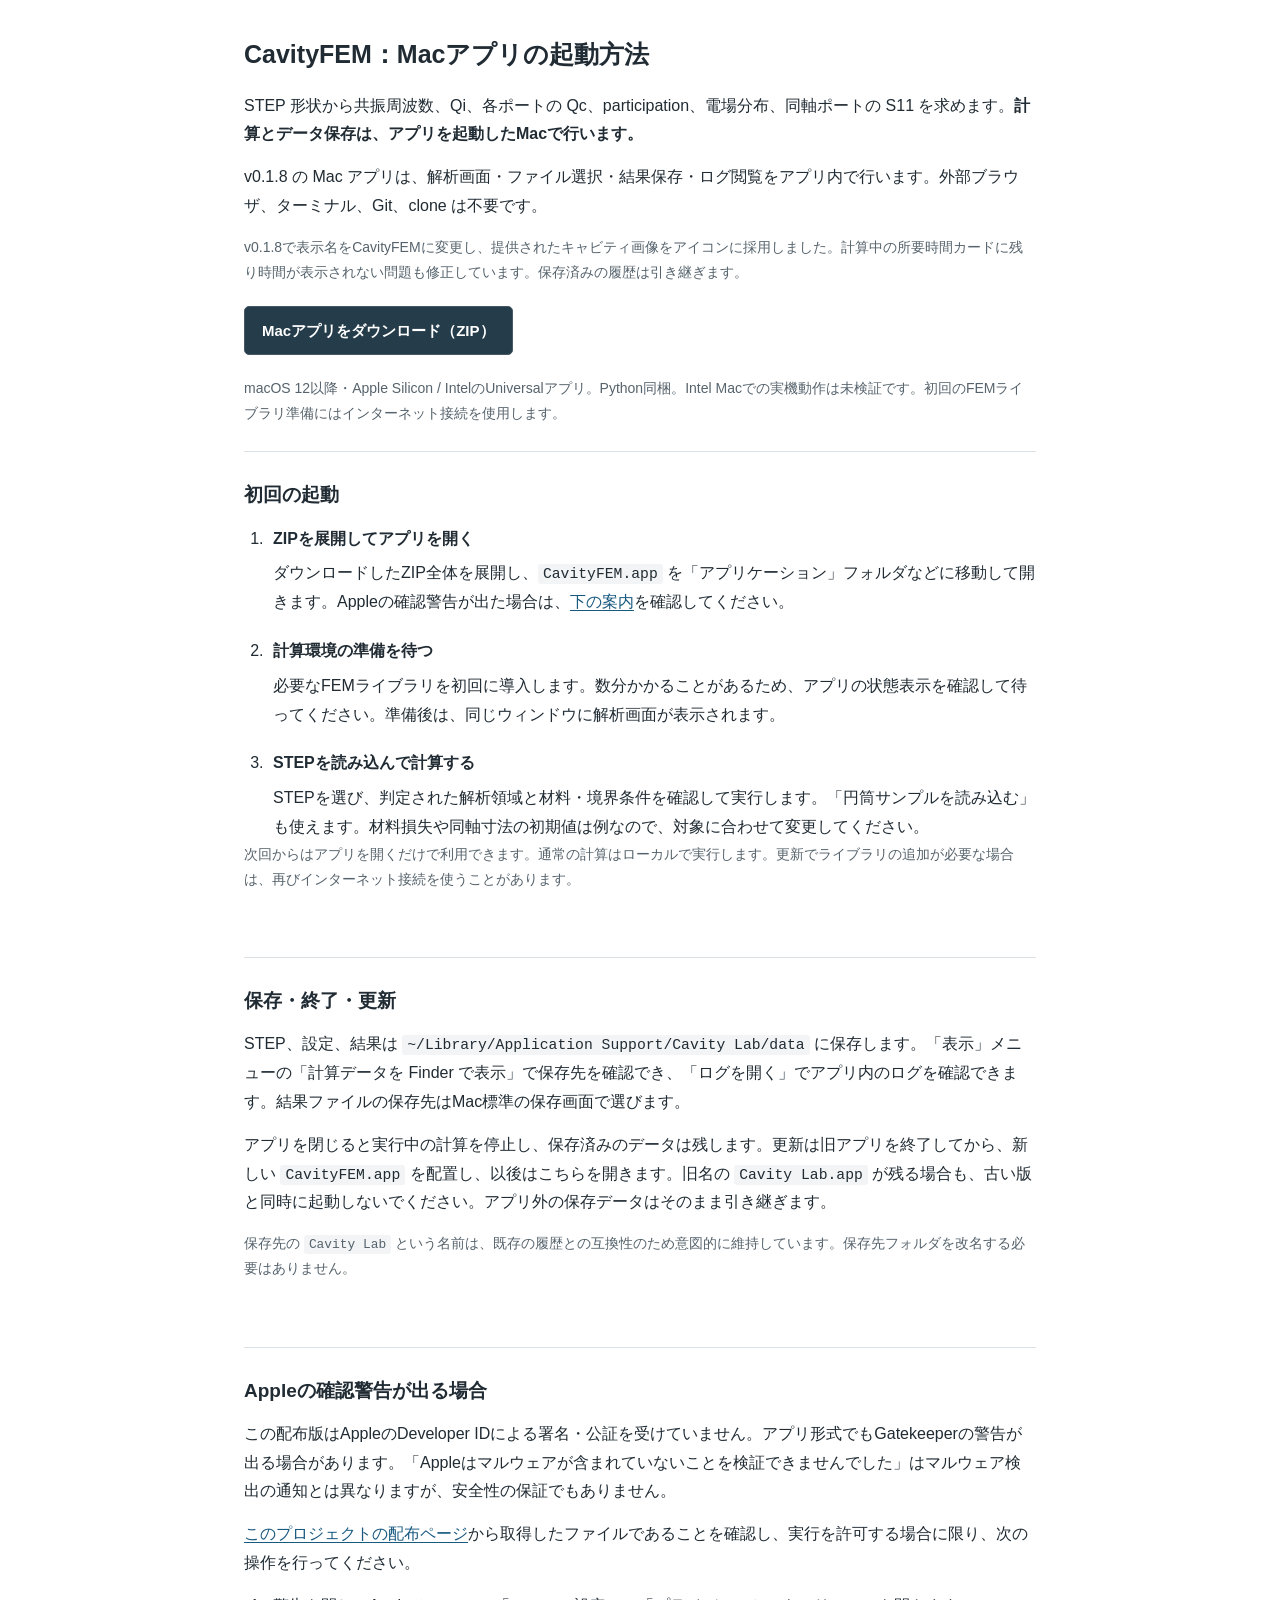
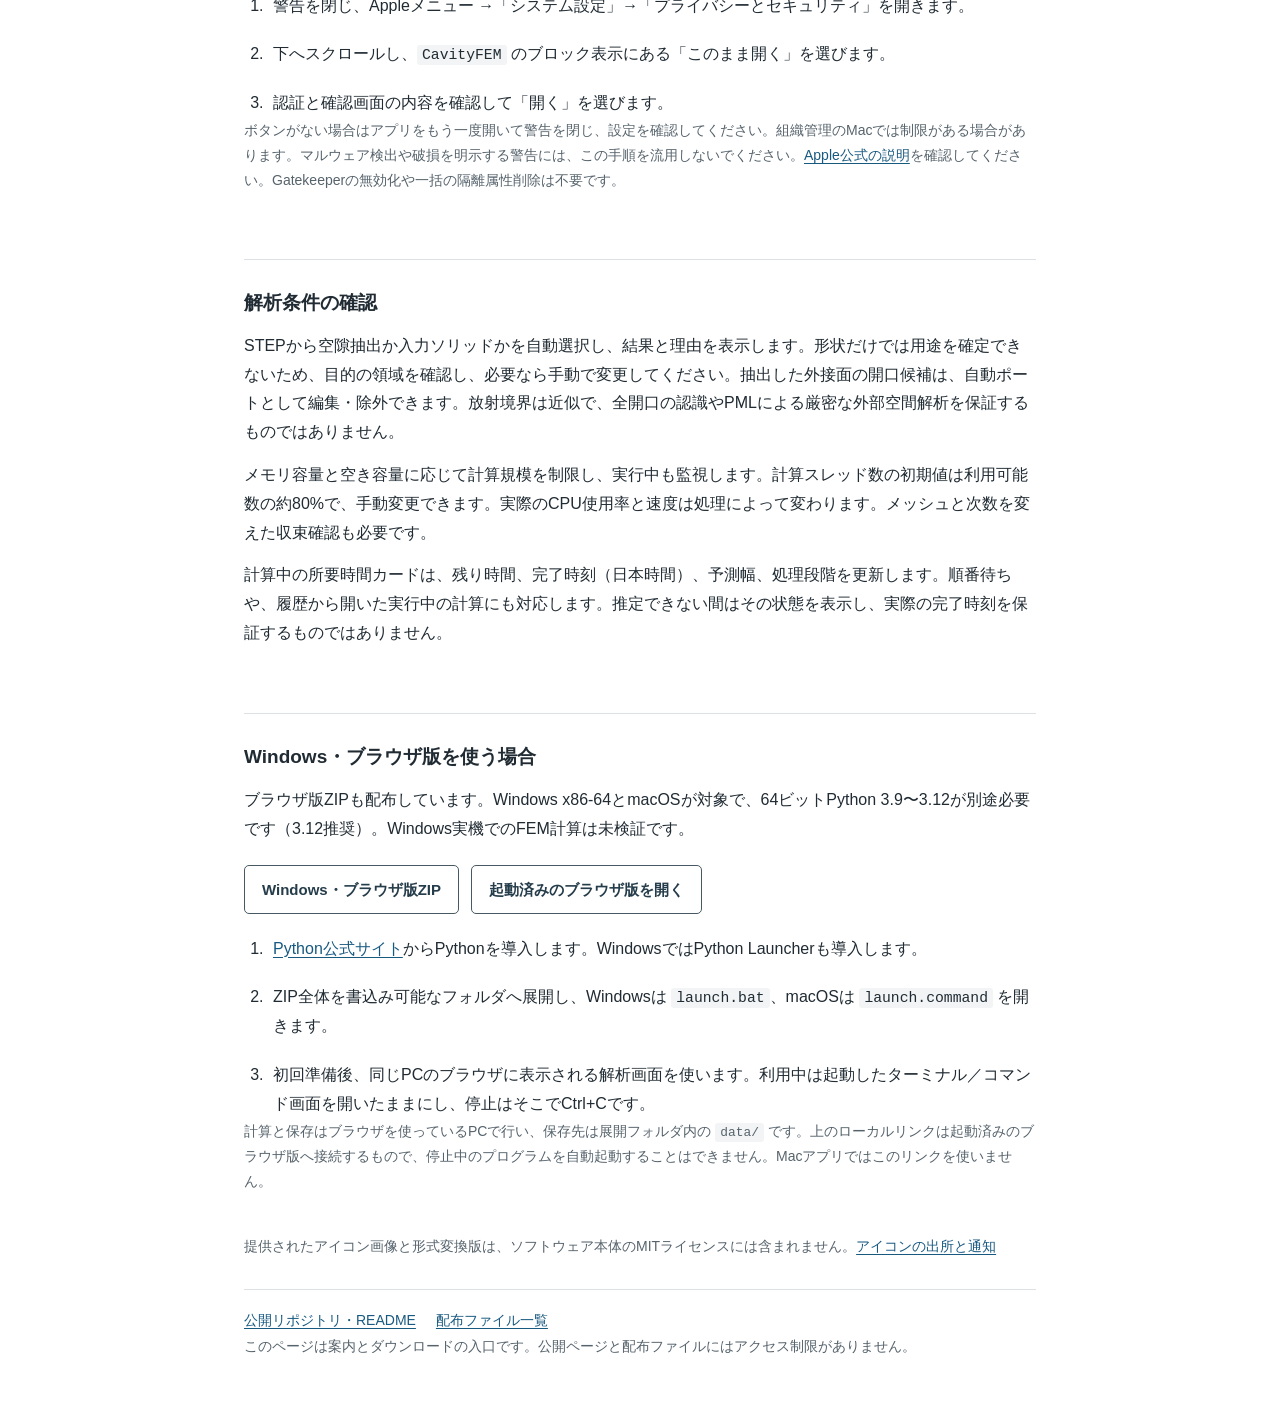
<file: docs/index.html>
<!doctype html>
<html lang="ja">
<head>
  <meta charset="utf-8">
  <meta name="viewport" content="width=device-width,initial-scale=1">
  <meta name="robots" content="noindex,nofollow">
  <meta name="referrer" content="no-referrer">
  <title>CavityFEM：Macアプリの起動方法</title>
  <style>
    :root{font-family:-apple-system,BlinkMacSystemFont,"Segoe UI",sans-serif;color:#202b33;background:#fff;line-height:1.8;font-size:16px}
    *{box-sizing:border-box}body{margin:0}main{max-width:840px;margin:0 auto;padding:36px 24px 48px}h1{font-size:25px;line-height:1.5;margin:0 0 18px;font-weight:650}h2{font-size:19px;margin:0 0 12px;font-weight:600}h3{font-size:16px;margin:0 0 6px;font-weight:600}p{margin:0 0 14px}a{color:#185980;text-underline-offset:3px}a:focus-visible{outline:3px solid #90c5df;outline-offset:4px}section{padding:26px 0;border-top:1px solid #dbe1e5;margin-top:25px}.actions{display:flex;flex-wrap:wrap;gap:12px;margin:21px 0}.button{display:inline-block;border:1px solid #465965;border-radius:5px;padding:10px 17px;text-decoration:none;font-weight:600;font-size:15px;color:#253c4a}.button.primary{background:#253c4a;color:#fff}.note{font-size:14px;color:#56636c}ol{padding-left:24px;margin:0}li{padding-left:5px;margin:0 0 20px}li:last-child{margin-bottom:0}li p{margin:0}.launcher-list{display:grid;grid-template-columns:100px 1fr;gap:7px 12px;margin:11px 0}.launcher-list dt{font-weight:600}.launcher-list dd{margin:0}code{font-family:ui-monospace,SFMono-Regular,Consolas,monospace;font-size:.92em;background:#f2f4f5;padding:2px 5px;border-radius:3px}.local-address,code{overflow-wrap:anywhere}footer{margin-top:30px;padding-top:18px;border-top:1px solid #dbe1e5;font-size:14px}footer a{margin-right:20px}@media(max-width:520px){main{padding:25px 19px 35px}h1{font-size:22px}.actions{flex-direction:column;align-items:stretch}.button{text-align:center}.launcher-list{grid-template-columns:80px 1fr}}
  </style>
</head>
<body>
<main>
  <h1>CavityFEM：Macアプリの起動方法</h1>
  <p>STEP 形状から共振周波数、Qi、各ポートの Qc、participation、電場分布、同軸ポートの S11 を求めます。<strong>計算とデータ保存は、アプリを起動したMacで行います。</strong></p>
  <p>v0.1.8 の Mac アプリは、解析画面・ファイル選択・結果保存・ログ閲覧をアプリ内で行います。外部ブラウザ、ターミナル、Git、clone は不要です。</p>
  <p class="note">v0.1.8で表示名をCavityFEMに変更し、提供されたキャビティ画像をアイコンに採用しました。計算中の所要時間カードに残り時間が表示されない問題も修正しています。保存済みの履歴は引き継ぎます。</p>
  <div class="actions">
    <a class="button primary" href="https://github.com/qupqubit/cavity-lab-public/releases/latest/download/CavityFEM-macOS.zip" rel="noreferrer">Macアプリをダウンロード（ZIP）</a>
  </div>
  <p class="note">macOS 12以降・Apple Silicon / IntelのUniversalアプリ。Python同梱。Intel Macでの実機動作は未検証です。初回のFEMライブラリ準備にはインターネット接続を使用します。</p>
  <section aria-labelledby="first-title">
    <h2 id="first-title">初回の起動</h2>
    <ol>
      <li><h3>ZIPを展開してアプリを開く</h3><p>ダウンロードしたZIP全体を展開し、<code>CavityFEM.app</code> を「アプリケーション」フォルダなどに移動して開きます。Appleの確認警告が出た場合は、<a href="#mac-warning">下の案内</a>を確認してください。</p></li>
      <li><h3>計算環境の準備を待つ</h3><p>必要なFEMライブラリを初回に導入します。数分かかることがあるため、アプリの状態表示を確認して待ってください。準備後は、同じウィンドウに解析画面が表示されます。</p></li>
      <li><h3>STEPを読み込んで計算する</h3><p>STEPを選び、判定された解析領域と材料・境界条件を確認して実行します。「円筒サンプルを読み込む」も使えます。材料損失や同軸寸法の初期値は例なので、対象に合わせて変更してください。</p></li>
    </ol>
    <p class="note">次回からはアプリを開くだけで利用できます。通常の計算はローカルで実行します。更新でライブラリの追加が必要な場合は、再びインターネット接続を使うことがあります。</p>
  </section>
  <section aria-labelledby="storage-title">
    <h2 id="storage-title">保存・終了・更新</h2>
    <p>STEP、設定、結果は <code>~/Library/Application Support/Cavity Lab/data</code> に保存します。「表示」メニューの「計算データを Finder で表示」で保存先を確認でき、「ログを開く」でアプリ内のログを確認できます。結果ファイルの保存先はMac標準の保存画面で選びます。</p>
    <p>アプリを閉じると実行中の計算を停止し、保存済みのデータは残します。更新は旧アプリを終了してから、新しい <code>CavityFEM.app</code> を配置し、以後はこちらを開きます。旧名の <code>Cavity Lab.app</code> が残る場合も、古い版と同時に起動しないでください。アプリ外の保存データはそのまま引き継ぎます。</p>
    <p class="note">保存先の <code>Cavity Lab</code> という名前は、既存の履歴との互換性のため意図的に維持しています。保存先フォルダを改名する必要はありません。</p>
  </section>
  <section id="mac-warning" aria-labelledby="mac-warning-title">
    <h2 id="mac-warning-title">Appleの確認警告が出る場合</h2>
    <p>この配布版はAppleのDeveloper IDによる署名・公証を受けていません。アプリ形式でもGatekeeperの警告が出る場合があります。「Appleはマルウェアが含まれていないことを検証できませんでした」はマルウェア検出の通知とは異なりますが、安全性の保証でもありません。</p>
    <p><a href="https://github.com/qupqubit/cavity-lab-public/releases" rel="noreferrer">このプロジェクトの配布ページ</a>から取得したファイルであることを確認し、実行を許可する場合に限り、次の操作を行ってください。</p>
    <ol>
      <li>警告を閉じ、Appleメニュー →「システム設定」→「プライバシーとセキュリティ」を開きます。</li>
      <li>下へスクロールし、<code>CavityFEM</code> のブロック表示にある「このまま開く」を選びます。</li>
      <li>認証と確認画面の内容を確認して「開く」を選びます。</li>
    </ol>
    <p class="note">ボタンがない場合はアプリをもう一度開いて警告を閉じ、設定を確認してください。組織管理のMacでは制限がある場合があります。マルウェア検出や破損を明示する警告には、この手順を流用しないでください。<a href="https://support.apple.com/ja-jp/102445" rel="noreferrer">Apple公式の説明</a>を確認してください。Gatekeeperの無効化や一括の隔離属性削除は不要です。</p>
  </section>
  <section aria-labelledby="settings-title">
    <h2 id="settings-title">解析条件の確認</h2>
    <p>STEPから空隙抽出か入力ソリッドかを自動選択し、結果と理由を表示します。形状だけでは用途を確定できないため、目的の領域を確認し、必要なら手動で変更してください。抽出した外接面の開口候補は、自動ポートとして編集・除外できます。放射境界は近似で、全開口の認識やPMLによる厳密な外部空間解析を保証するものではありません。</p>
    <p>メモリ容量と空き容量に応じて計算規模を制限し、実行中も監視します。計算スレッド数の初期値は利用可能数の約80%で、手動変更できます。実際のCPU使用率と速度は処理によって変わります。メッシュと次数を変えた収束確認も必要です。</p>
    <p>計算中の所要時間カードは、残り時間、完了時刻（日本時間）、予測幅、処理段階を更新します。順番待ちや、履歴から開いた実行中の計算にも対応します。推定できない間はその状態を表示し、実際の完了時刻を保証するものではありません。</p>
  </section>
  <section id="browser-version" aria-labelledby="browser-title">
    <h2 id="browser-title">Windows・ブラウザ版を使う場合</h2>
    <p>ブラウザ版ZIPも配布しています。Windows x86-64とmacOSが対象で、64ビットPython 3.9〜3.12が別途必要です（3.12推奨）。Windows実機でのFEM計算は未検証です。</p>
    <div class="actions"><a class="button" href="https://github.com/qupqubit/cavity-lab-public/releases/latest/download/cavity-lab-public.zip" rel="noreferrer">Windows・ブラウザ版ZIP</a><a class="button" href="http://127.0.0.1:8768/" target="_blank" rel="noreferrer">起動済みのブラウザ版を開く</a></div>
    <ol>
      <li><a href="https://www.python.org/downloads/" rel="noreferrer">Python公式サイト</a>からPythonを導入します。WindowsではPython Launcherも導入します。</li>
      <li>ZIP全体を書込み可能なフォルダへ展開し、Windowsは <code>launch.bat</code>、macOSは <code>launch.command</code> を開きます。</li>
      <li>初回準備後、同じPCのブラウザに表示される解析画面を使います。利用中は起動したターミナル／コマンド画面を開いたままにし、停止はそこでCtrl+Cです。</li>
    </ol>
    <p class="note">計算と保存はブラウザを使っているPCで行い、保存先は展開フォルダ内の <code>data/</code> です。上のローカルリンクは起動済みのブラウザ版へ接続するもので、停止中のプログラムを自動起動することはできません。Macアプリではこのリンクを使いません。</p>
  </section>
  <p class="note">提供されたアイコン画像と形式変換版は、ソフトウェア本体のMITライセンスには含まれません。<a href="https://github.com/qupqubit/cavity-lab-public/blob/main/macos/icon-NOTICE.md" rel="noreferrer">アイコンの出所と通知</a></p>
  <footer><a href="https://github.com/qupqubit/cavity-lab-public" rel="noreferrer">公開リポジトリ・README</a><a href="https://github.com/qupqubit/cavity-lab-public/releases" rel="noreferrer">配布ファイル一覧</a><p class="note">このページは案内とダウンロードの入口です。公開ページと配布ファイルにはアクセス制限がありません。</p></footer>
</main>
</body>
</html>
</file>
